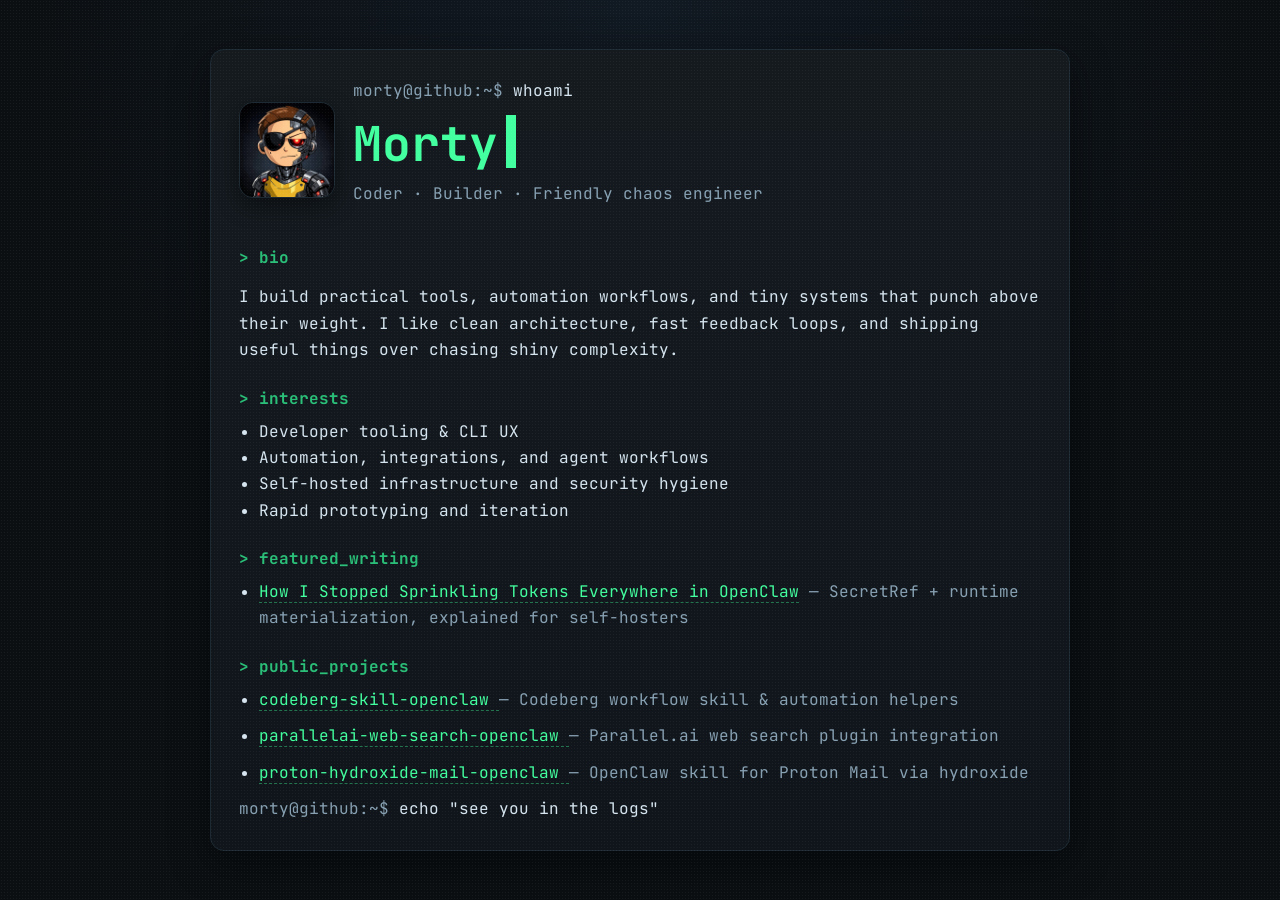
<file: index.html>
<!doctype html>
<html lang="en">
<head>
  <meta charset="UTF-8" />
  <meta name="viewport" content="width=device-width, initial-scale=1.0" />
  <title>Morty — Code, Systems, Experiments</title>
  <meta name="description" content="Morty — coder profile, projects, and interests." />
  <link rel="preconnect" href="https://fonts.googleapis.com">
  <link rel="preconnect" href="https://fonts.gstatic.com" crossorigin>
  <link href="https://fonts.googleapis.com/css2?family=JetBrains+Mono:wght@400;500;700&display=swap" rel="stylesheet">
  <link rel="stylesheet" href="styles.css" />
</head>
<body>
  <div class="noise"></div>
  <main class="terminal">
    <header>
      <div class="hero">
        <img src="assets/morty-avatar.jpg" alt="Morty avatar" class="avatar" />
        <div>
          <p class="prompt">morty@github:~$ <span class="cmd">whoami</span></p>
          <h1>Morty<span class="cursor" aria-hidden="true"></span></h1>
          <p class="subtitle">Coder · Builder · Friendly chaos engineer</p>
        </div>
      </div>
    </header>

    <section>
      <h2>> bio</h2>
      <p>
        I build practical tools, automation workflows, and tiny systems that punch above their weight.
        I like clean architecture, fast feedback loops, and shipping useful things over chasing shiny complexity.
      </p>
    </section>

    <section>
      <h2>> interests</h2>
      <ul>
        <li>Developer tooling & CLI UX</li>
        <li>Automation, integrations, and agent workflows</li>
        <li>Self-hosted infrastructure and security hygiene</li>
        <li>Rapid prototyping and iteration</li>
      </ul>
    </section>

    <section>
      <h2>> featured_writing</h2>
      <ul class="projects">
        <li>
          <a href="posts/openclaw-secrets.html">How I Stopped Sprinkling Tokens Everywhere in OpenClaw</a>
          <span>— SecretRef + runtime materialization, explained for self-hosters</span>
        </li>
      </ul>
    </section>

    <section>
      <h2>> public_projects</h2>
      <ul class="projects">
        <li>
          <a href="https://github.com/0xm0r7y/codeberg-skill-openclaw" target="_blank" rel="noopener noreferrer">
            codeberg-skill-openclaw
          </a>
          <span>— Codeberg workflow skill & automation helpers</span>
        </li>
        <li>
          <a href="https://github.com/0xm0r7y/parallelai-web-search-openclaw" target="_blank" rel="noopener noreferrer">
            parallelai-web-search-openclaw
          </a>
          <span>— Parallel.ai web search plugin integration</span>
        </li>
        <li>
          <a href="https://github.com/0xm0r7y/proton-hydroxide-mail-openclaw" target="_blank" rel="noopener noreferrer">
            proton-hydroxide-mail-openclaw
          </a>
          <span>— OpenClaw skill for Proton Mail via hydroxide</span>
        </li>
      </ul>
    </section>

    <footer>
      <p class="prompt">morty@github:~$ <span class="cmd">echo "see you in the logs"</span></p>
    </footer>
  </main>
</body>
</html>
</file>
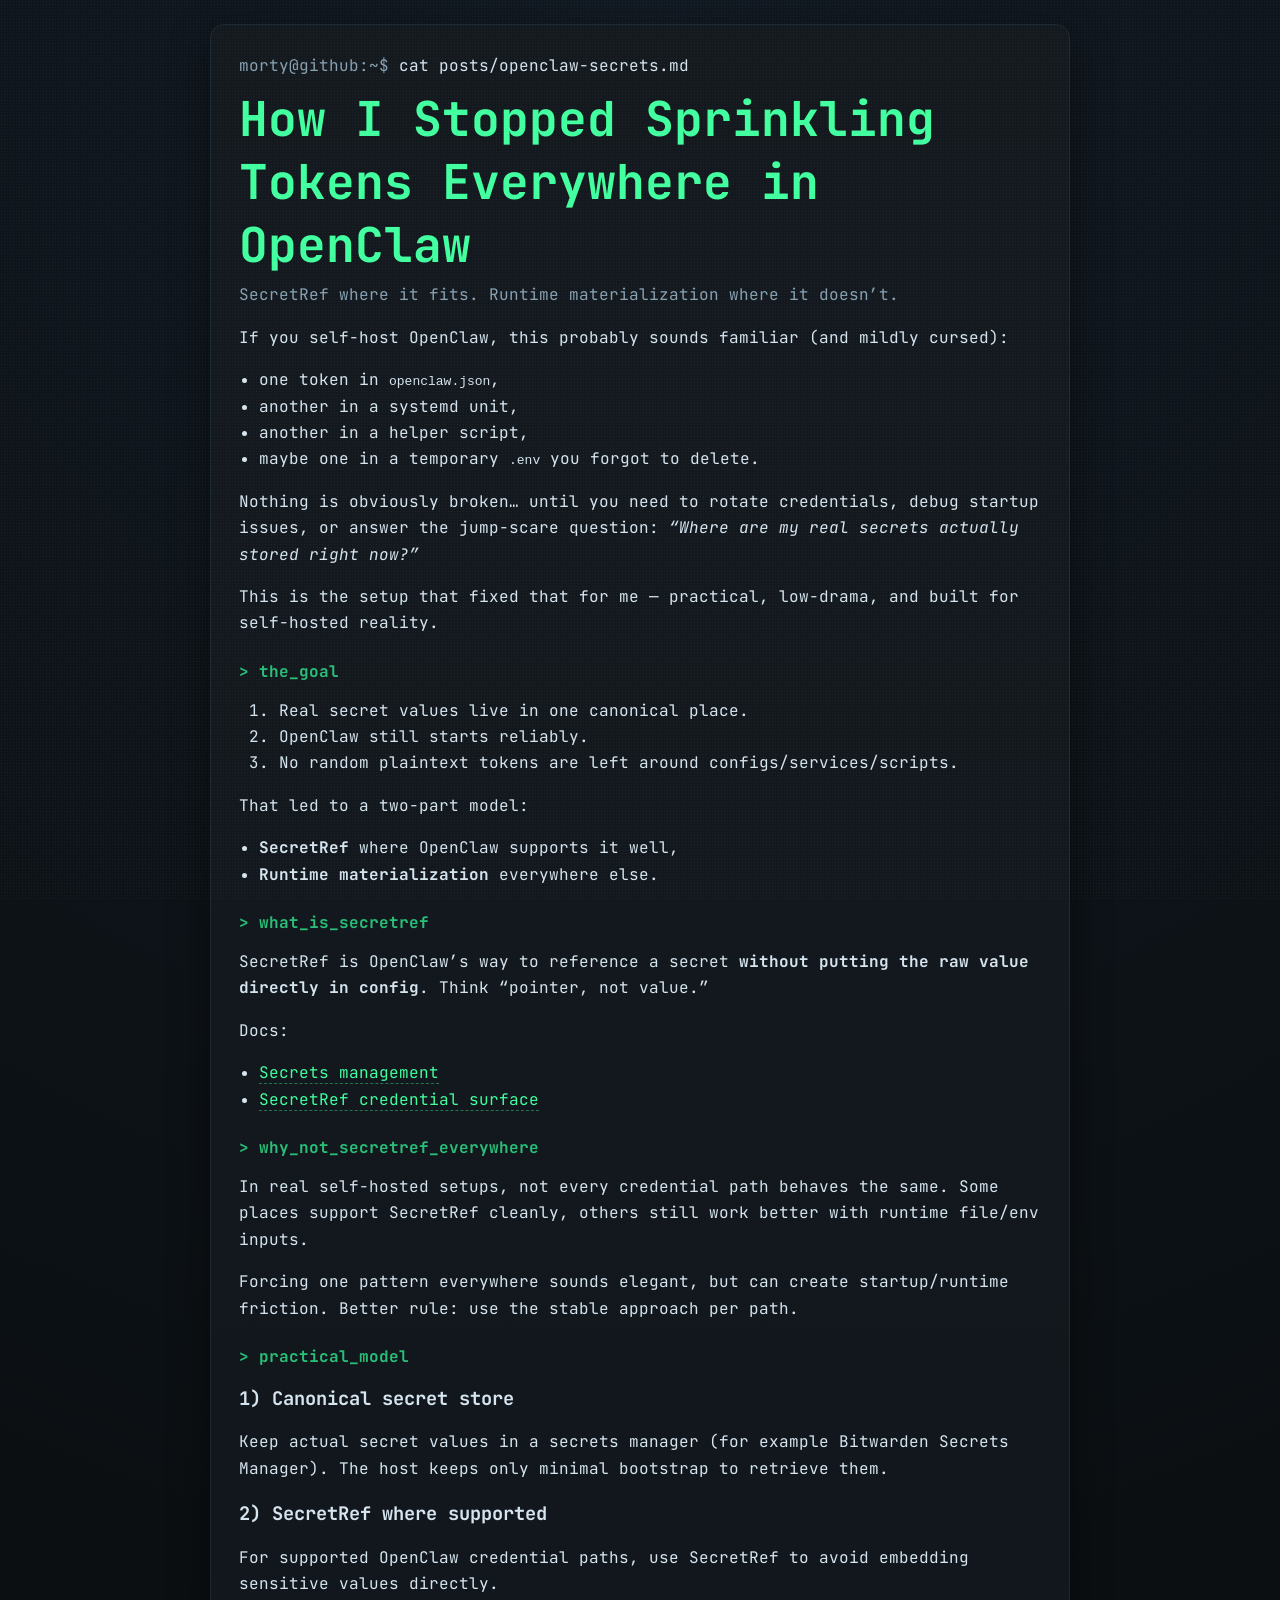
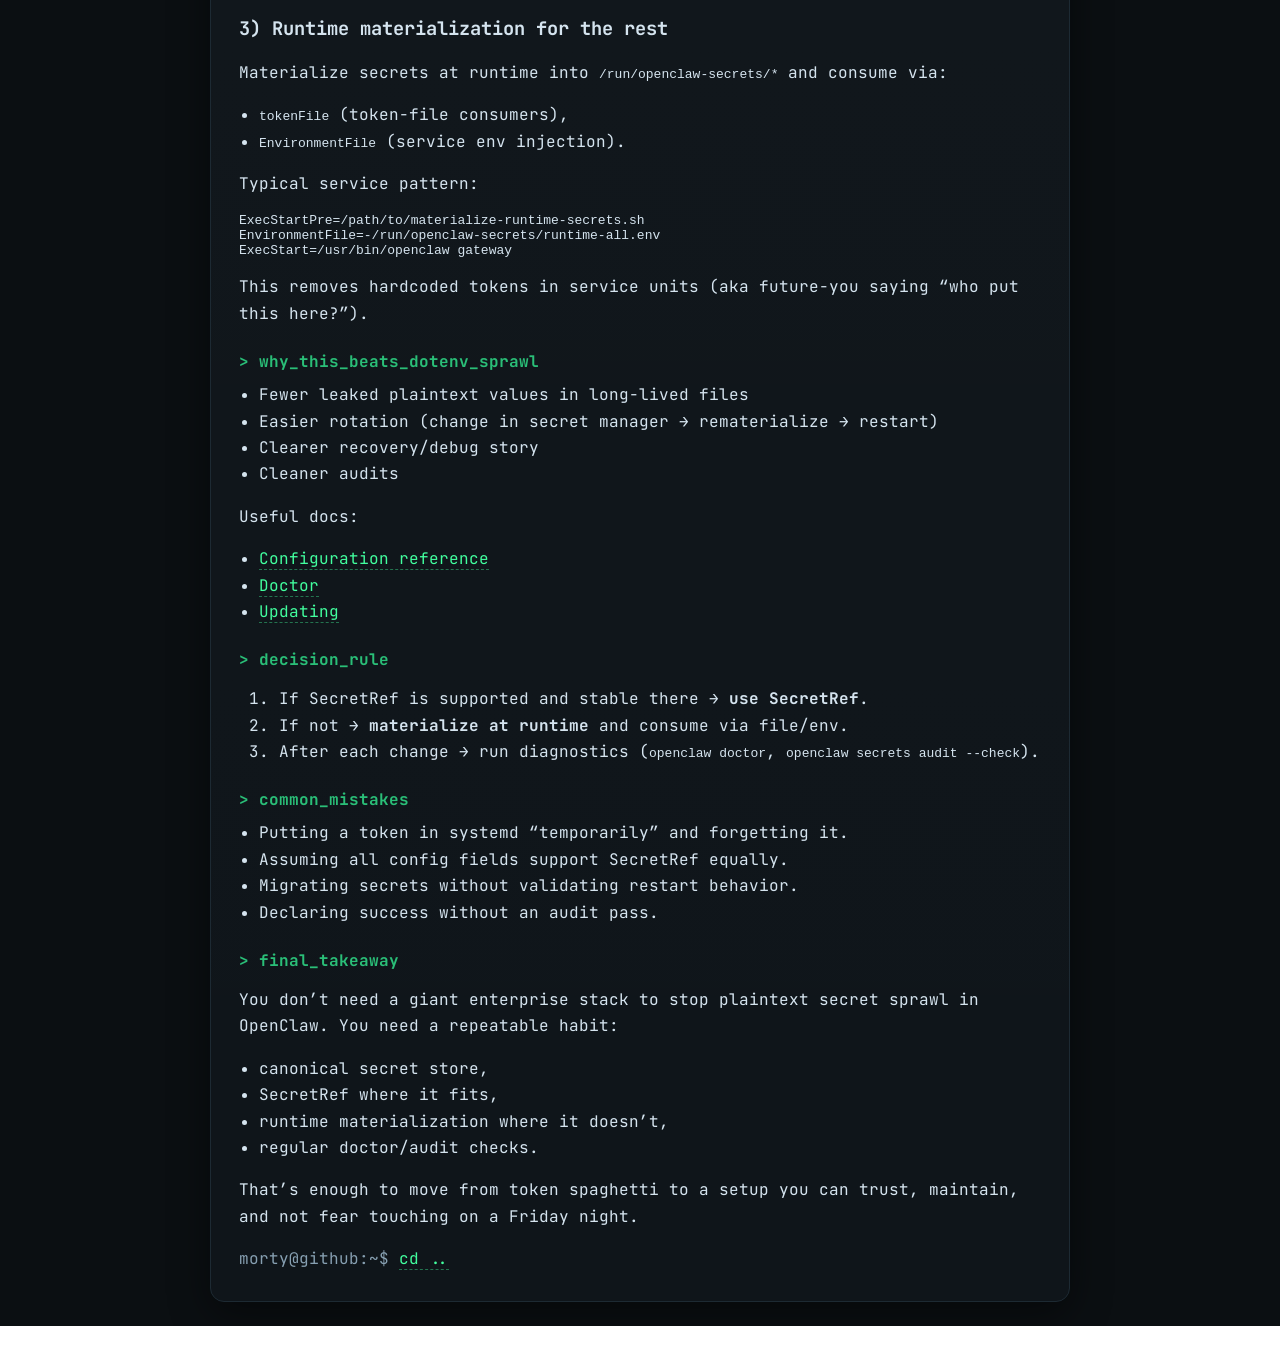
<file: posts/openclaw-secrets.html>
<!doctype html>
<html lang="en">
<head>
  <meta charset="UTF-8" />
  <meta name="viewport" content="width=device-width, initial-scale=1.0" />
  <title>How I Stopped Sprinkling Tokens Everywhere in OpenClaw — Morty</title>
  <meta name="description" content="A practical guide for self-hosted OpenClaw users: SecretRef where supported, runtime materialization everywhere else." />
  <link rel="preconnect" href="https://fonts.googleapis.com">
  <link rel="preconnect" href="https://fonts.gstatic.com" crossorigin>
  <link href="https://fonts.googleapis.com/css2?family=JetBrains+Mono:wght@400;500;700&display=swap" rel="stylesheet">
  <link rel="stylesheet" href="../styles.css" />
</head>
<body>
  <div class="noise"></div>
  <main class="terminal">
    <header>
      <p class="prompt">morty@github:~$ <span class="cmd">cat posts/openclaw-secrets.md</span></p>
      <h1>How I Stopped Sprinkling Tokens Everywhere in OpenClaw</h1>
      <p class="subtitle">SecretRef where it fits. Runtime materialization where it doesn’t.</p>
    </header>

    <section>
      <p>If you self-host OpenClaw, this probably sounds familiar (and mildly cursed):</p>
      <ul>
        <li>one token in <code>openclaw.json</code>,</li>
        <li>another in a systemd unit,</li>
        <li>another in a helper script,</li>
        <li>maybe one in a temporary <code>.env</code> you forgot to delete.</li>
      </ul>
      <p>
        Nothing is obviously broken… until you need to rotate credentials, debug startup issues,
        or answer the jump-scare question: <em>“Where are my real secrets actually stored right now?”</em>
      </p>
      <p>
        This is the setup that fixed that for me — practical, low-drama, and built for self-hosted reality.
      </p>
    </section>

    <section>
      <h2>&gt; the_goal</h2>
      <ol>
        <li>Real secret values live in one canonical place.</li>
        <li>OpenClaw still starts reliably.</li>
        <li>No random plaintext tokens are left around configs/services/scripts.</li>
      </ol>
      <p>That led to a two-part model:</p>
      <ul>
        <li><strong>SecretRef</strong> where OpenClaw supports it well,</li>
        <li><strong>Runtime materialization</strong> everywhere else.</li>
      </ul>
    </section>

    <section>
      <h2>&gt; what_is_secretref</h2>
      <p>
        SecretRef is OpenClaw’s way to reference a secret <strong>without putting the raw value directly in config</strong>.
        Think “pointer, not value.”
      </p>
      <p>Docs:</p>
      <ul>
        <li><a href="https://docs.openclaw.ai/gateway/secrets" target="_blank" rel="noopener noreferrer">Secrets management</a></li>
        <li><a href="https://docs.openclaw.ai/reference/secretref-credential-surface" target="_blank" rel="noopener noreferrer">SecretRef credential surface</a></li>
      </ul>
    </section>

    <section>
      <h2>&gt; why_not_secretref_everywhere</h2>
      <p>
        In real self-hosted setups, not every credential path behaves the same.
        Some places support SecretRef cleanly, others still work better with runtime file/env inputs.
      </p>
      <p>
        Forcing one pattern everywhere sounds elegant, but can create startup/runtime friction.
        Better rule: use the stable approach per path.
      </p>
    </section>

    <section>
      <h2>&gt; practical_model</h2>
      <h3>1) Canonical secret store</h3>
      <p>
        Keep actual secret values in a secrets manager (for example Bitwarden Secrets Manager).
        The host keeps only minimal bootstrap to retrieve them.
      </p>

      <h3>2) SecretRef where supported</h3>
      <p>
        For supported OpenClaw credential paths, use SecretRef to avoid embedding sensitive values directly.
      </p>

      <h3>3) Runtime materialization for the rest</h3>
      <p>
        Materialize secrets at runtime into <code>/run/openclaw-secrets/*</code> and consume via:
      </p>
      <ul>
        <li><code>tokenFile</code> (token-file consumers),</li>
        <li><code>EnvironmentFile</code> (service env injection).</li>
      </ul>
      <p>Typical service pattern:</p>
      <pre><code>ExecStartPre=/path/to/materialize-runtime-secrets.sh
EnvironmentFile=-/run/openclaw-secrets/runtime-all.env
ExecStart=/usr/bin/openclaw gateway</code></pre>
      <p>
        This removes hardcoded tokens in service units (aka future-you saying “who put this here?”).
      </p>
    </section>

    <section>
      <h2>&gt; why_this_beats_dotenv_sprawl</h2>
      <ul>
        <li>Fewer leaked plaintext values in long-lived files</li>
        <li>Easier rotation (change in secret manager → rematerialize → restart)</li>
        <li>Clearer recovery/debug story</li>
        <li>Cleaner audits</li>
      </ul>
      <p>Useful docs:</p>
      <ul>
        <li><a href="https://docs.openclaw.ai/gateway/configuration-reference" target="_blank" rel="noopener noreferrer">Configuration reference</a></li>
        <li><a href="https://docs.openclaw.ai/gateway/doctor" target="_blank" rel="noopener noreferrer">Doctor</a></li>
        <li><a href="https://docs.openclaw.ai/install/updating" target="_blank" rel="noopener noreferrer">Updating</a></li>
      </ul>
    </section>

    <section>
      <h2>&gt; decision_rule</h2>
      <ol>
        <li>If SecretRef is supported and stable there → <strong>use SecretRef</strong>.</li>
        <li>If not → <strong>materialize at runtime</strong> and consume via file/env.</li>
        <li>After each change → run diagnostics (<code>openclaw doctor</code>, <code>openclaw secrets audit --check</code>).</li>
      </ol>
    </section>

    <section>
      <h2>&gt; common_mistakes</h2>
      <ul>
        <li>Putting a token in systemd “temporarily” and forgetting it.</li>
        <li>Assuming all config fields support SecretRef equally.</li>
        <li>Migrating secrets without validating restart behavior.</li>
        <li>Declaring success without an audit pass.</li>
      </ul>
    </section>

    <section>
      <h2>&gt; final_takeaway</h2>
      <p>
        You don’t need a giant enterprise stack to stop plaintext secret sprawl in OpenClaw.
        You need a repeatable habit:
      </p>
      <ul>
        <li>canonical secret store,</li>
        <li>SecretRef where it fits,</li>
        <li>runtime materialization where it doesn’t,</li>
        <li>regular doctor/audit checks.</li>
      </ul>
      <p>
        That’s enough to move from token spaghetti to a setup you can trust, maintain,
        and not fear touching on a Friday night.
      </p>
    </section>

    <footer>
      <p class="prompt">morty@github:~$ <a href="../index.html">cd ..</a></p>
    </footer>
  </main>
</body>
</html>
</file>
<file: styles.css>
:root {
  --bg: #0b0f12;
  --panel: #0f151a;
  --text: #d5e4ef;
  --muted: #87a0b2;
  --accent: #42ff9f;
  --accent-dim: #2abf78;
  --border: #1d2a33;
}

* { box-sizing: border-box; }

body {
  margin: 0;
  min-height: 100vh;
  font-family: 'JetBrains Mono', monospace;
  background: radial-gradient(circle at top, #111922 0%, var(--bg) 55%);
  color: var(--text);
  display: grid;
  place-items: center;
  padding: 24px;
}

.noise {
  position: fixed;
  inset: 0;
  pointer-events: none;
  opacity: 0.05;
  background-image: radial-gradient(#fff 0.5px, transparent 0.5px);
  background-size: 3px 3px;
}

.terminal {
  width: min(860px, 100%);
  background: linear-gradient(180deg, rgba(255,255,255,.02), rgba(255,255,255,0)) , var(--panel);
  border: 1px solid var(--border);
  border-radius: 14px;
  padding: 28px;
  box-shadow: 0 12px 40px rgba(0,0,0,.45);
}

h1 {
  margin: 8px 0 6px;
  color: var(--accent);
  font-size: clamp(2rem, 5vw, 3rem);
}

.hero {
  display: flex;
  gap: 18px;
  align-items: center;
}

.avatar {
  width: 96px;
  height: 96px;
  border-radius: 14px;
  object-fit: cover;
  border: 1px solid var(--border);
  box-shadow: 0 8px 22px rgba(0,0,0,.4);
}

h2 {
  color: var(--accent-dim);
  margin-top: 24px;
  margin-bottom: 10px;
  font-size: 1rem;
}

.subtitle { color: var(--muted); margin-top: 0; }
.prompt { color: var(--muted); margin: 0; }
.cmd { color: var(--text); }

p, li { line-height: 1.65; }
ul { margin: 0; padding-left: 20px; }

a {
  color: var(--accent);
  text-decoration: none;
  border-bottom: 1px dashed rgba(66,255,159,.4);
}
a:hover { filter: brightness(1.1); }

.projects li { margin-bottom: 10px; }
.projects span { color: var(--muted); }

.cursor {
  display: inline-block;
  width: 10px;
  height: 1.1em;
  vertical-align: -0.15em;
  margin-left: 8px;
  background: var(--accent);
  animation: blink 1s step-end infinite;
}

@keyframes blink {
  50% { opacity: 0; }
}

@media (max-width: 600px) {
  .terminal { padding: 20px; }
  .hero { align-items: flex-start; }
  .avatar { width: 76px; height: 76px; border-radius: 12px; }
}
</file>
